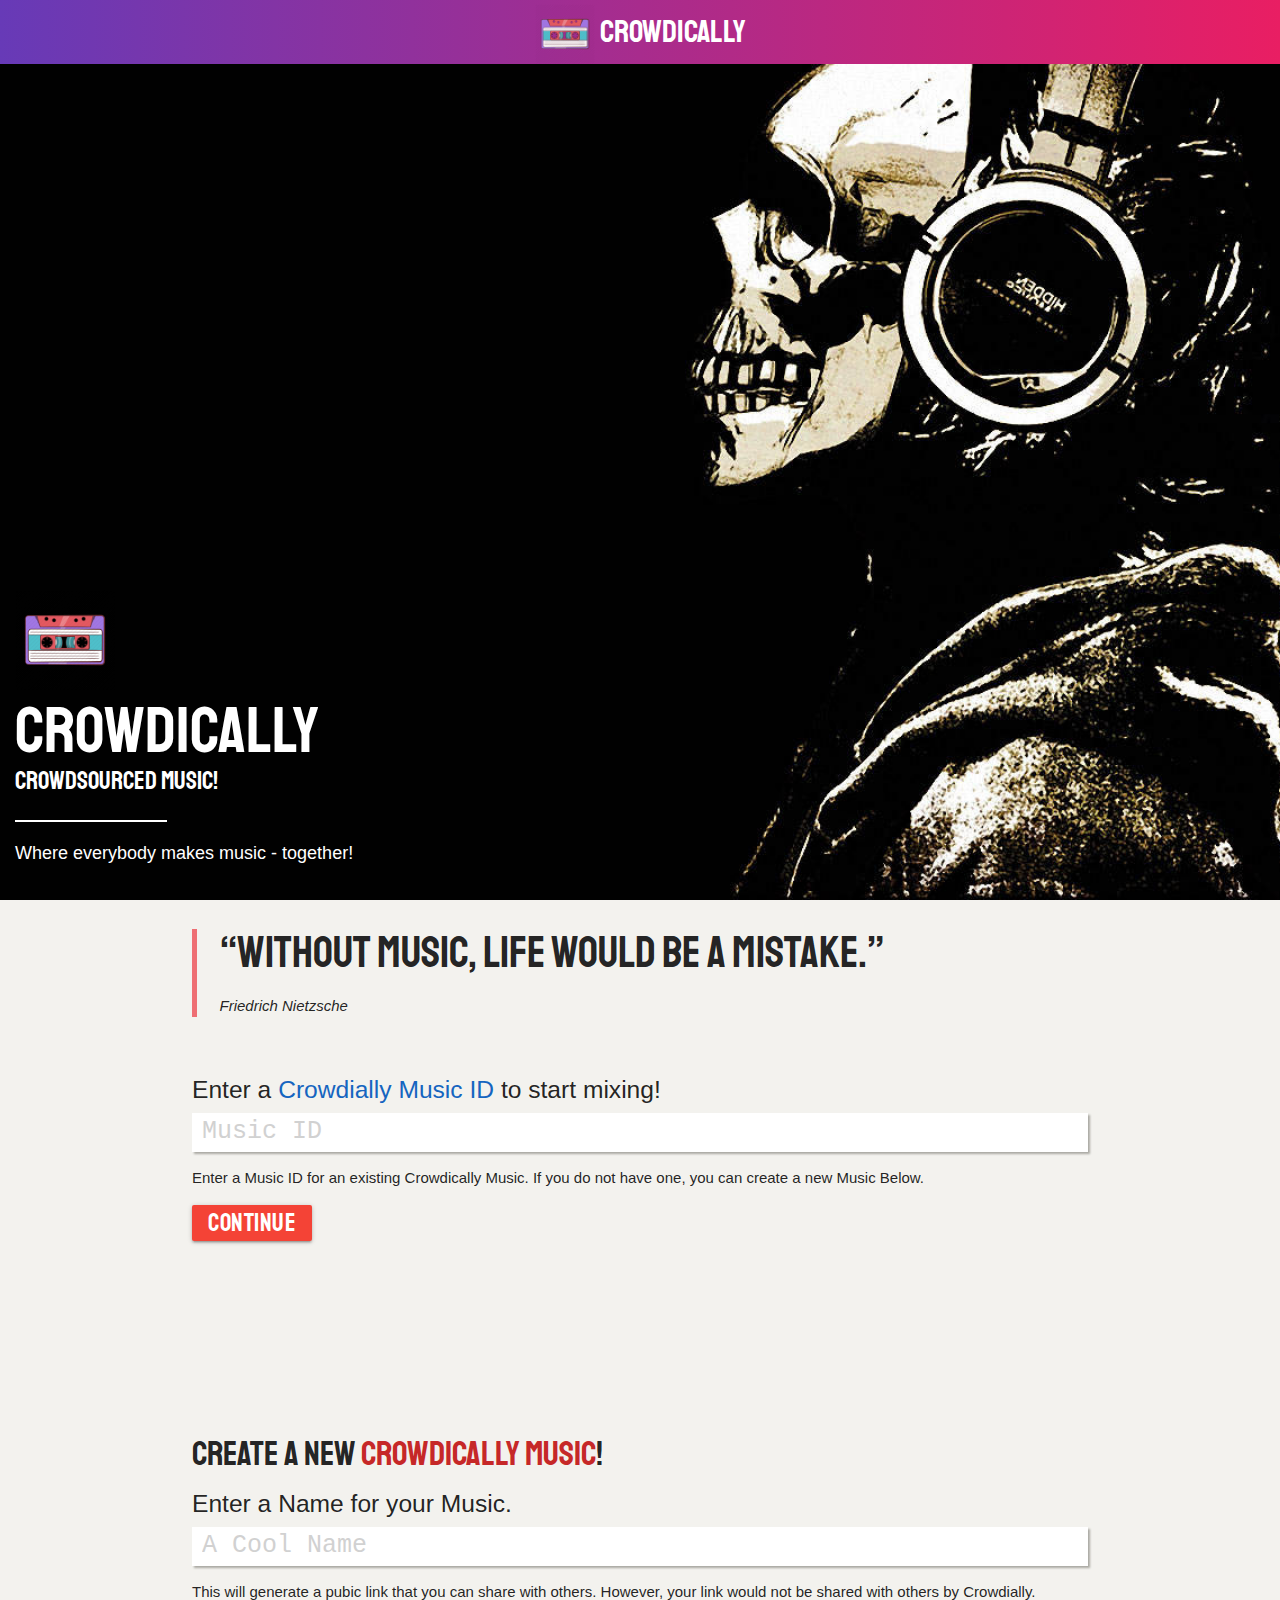
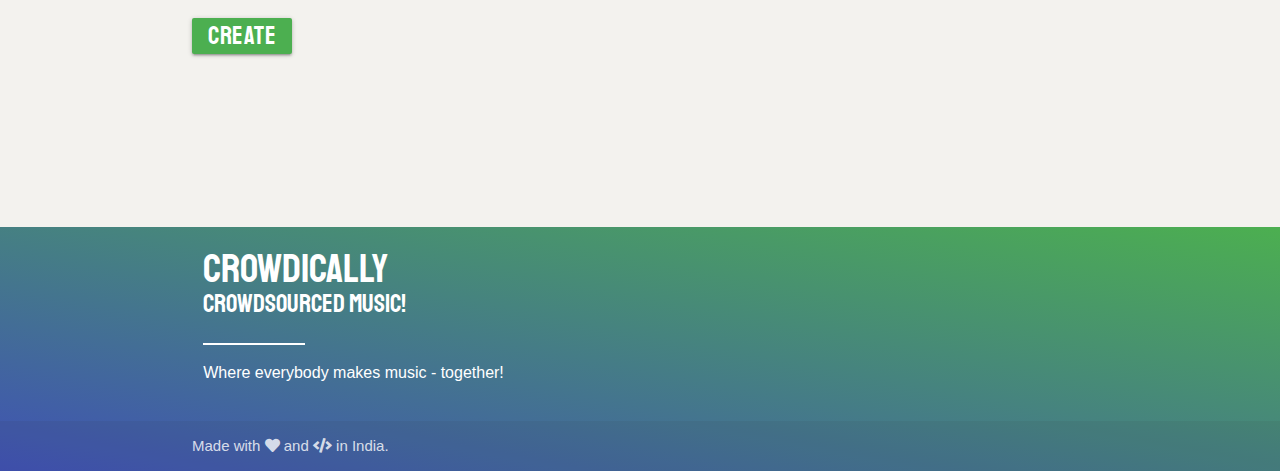
<file: index.html>
<!DOCTYPE html>
<html>
  <head>
    <meta charset="utf-8">
    <meta name="viewport" content="width=device-width">
    <title>Crowdically - Crowdsourced Music!</title>
    <link href="images/icon.png" rel="shortcut icon"/>
	<link href="css/fontawesome-all.min.css" rel="stylesheet">
	<link href="https://fonts.googleapis.com/icon?family=Material+Icons" rel="stylesheet">
	<link href="https://fonts.googleapis.com/css?family=Montserrat=400,500|Staatliches&display=swap" rel="stylesheet">
	<link rel="stylesheet" href="https://cdnjs.cloudflare.com/ajax/libs/materialize/1.0.0/css/materialize.min.css">
    <link href="style.css" rel="stylesheet" type="text/css" />
  </head>
  <body>
	  	<div id="loader">
			  <div class="preloader-wrapper big active"><div class="spinner-layer spinner-blue"><div class="circle-clipper left"><div class="circle"></div></div><div class="gap-patch"><div class="circle"></div></div><div class="circle-clipper right"><div class="circle"></div></div></div><div class="spinner-layer spinner-red"><div class="circle-clipper left"><div class="circle"></div></div><div class="gap-patch"><div class="circle"></div></div><div class="circle-clipper right"><div class="circle"></div></div></div><div class="spinner-layer spinner-yellow"><div class="circle-clipper left"><div class="circle"></div></div><div class="gap-patch"><div class="circle"></div></div><div class="circle-clipper right"><div class="circle"></div></div></div><div class="spinner-layer spinner-green"><div class="circle-clipper left"><div class="circle"></div></div><div class="gap-patch"><div class="circle"></div></div><div class="circle-clipper right"><div class="circle"></div></div></div></div>
		</div>
	  	<nav class="staatliches">
    		<div class="nav-wrapper">
      			<a href="#" class="brand-logo center">
					<img src="images/icon.png">
					<span>Crowdically</span>
				</a>
    		</div>
  		</nav>
        <div id="hero" class="white-text">
			<div>
				<img src="images/icon.png">
				<h1 class="staatliches">Crowdically</h1>
				<h4 class="staatliches">Crowdsourced Music!</h4>
				<hr>
				<p class="montserrat">Where everybody makes music - together!</p>
        	</div>
        </div>
		<div id="console">
			<div class="container">
				<blockquote>
					<h3 class="staatliches"><strong>“Without music, life would be a mistake.”</strong></h3>
					<p><em>Friedrich Nietzsche</em></p>
				</blockquote>
				<br>
				<h5 class="montserrat">Enter a <span class="blue-text text-darken-3">Crowdially Music ID</span> to start mixing!</h5>
				<input id="gotoMusic" placeholder="Music ID" class="browser-default" type="text">
				<p>Enter a Music ID for an existing Crowdically Music. If you do not have one, you can create a new Music Below.</p>
				<button class="btn waves-effect white-text red staatliches" id="gotoMusicBtn">Continue</button>
				<br><br>
			</div>
			<div class="dividerImg"></div>
			<div class="container">
				<h4 class="staatliches">Create a New <span class="red-text text-darken-3">Crowdically Music</span>!</h4>
				<h5 class="montserrat">Enter a Name for your Music.</h5>
				<input id="newMusicName" placeholder="A Cool Name" class="browser-default" type="text">
				<p>This will generate a pubic link that you can share with others. However, your link would not be shared with others by Crowdially.</p>
				<button class="btn waves-effect white-text green staatliches" id="newMusic">CREATE</button>
				<br><br>
			</div>	
			<div class="dividerImg"></div>
		</div>
		<footer class="page-footer">
          <div class="container">
            <div class="row">
              <div class="col s12">
                <h1 class="staatliches">Crowdically</h1>
				<h4 class="staatliches">Crowdsourced Music!</h4>
				<hr>
				<p class="montserrat">Where everybody makes music - together!</p>
              </div>
            </div>
          </div>
          <div class="footer-copyright">
            <div class="container montserrat">
            Made with <i class="fas fa-heart"></i> and <i class="fas fa-code"></i> in India.        
            </div>
          </div>
        </footer>
		<script src="https://cdnjs.cloudflare.com/ajax/libs/jquery/3.4.1/jquery.min.js"></script>
		<script src="https://cdnjs.cloudflare.com/ajax/libs/materialize/1.0.0/js/materialize.min.js"></script>
    	<script src="script.js"></script>
  </body>
</html>
</file>
<file: style.css>
body{
	background: #f3f2ee;
}
.staatliches{
	font-family: 'Staatliches', sans-serif;
}
.montserrat{
	font-family: 'Montserrat', sans-serif;
}
nav img{
	height: 60px;
    vertical-align: middle;
}
nav{
	background: linear-gradient(to right, #673AB7, #E91E63);
	height: 64px;
}
nav a{
    width: 100%;
}
#hero{
	min-height: calc(100vh - 64px);
	background-image: url(images/wallpaper.jpg);
	background-size: cover;
	background-position: center;
	background-attachment: fixed;
	position: relative;
}
#hero div{
	margin: 15px;
	position: absolute;
	bottom: 0;
	left: 0;
}
#hero h1{
	font-size: 65px;
	margin: 0;
}
#hero h4{
	font-size: 25px;
	margin: 0 0 25px 0;
}
#hero p{
	font-size: 18px;
}
#hero hr{
	border: 1px solid #fff;
	width: 150px;
	margin: 0;
}
#hero img{
	width: 100px;
}
footer{
	background: linear-gradient(to bottom left, #4CAF50, #3F51B5);
}
footer h1{
	font-size: 40px;
	margin: 0;
}
footer h4{
	font-size: 25px;
	margin: 0 0 25px 0;
}
footer p{
	font-size: 16px;
}
footer hr{
	border: 1px solid #fff;
	width: 100px;
	margin: 0;
}

#loader{
	position: fixed;
    background: linear-gradient(to bottom, #ffffff, #FF5722);
    width: 100vw;
    height: 100vh;
    text-align: center;
    padding: 30vh 0 0 0;
    z-index: 99;
    opacity: 0.8;
    overflow: hidden;
}

#gotoMusic, #newMusicName{
	display: block;
    margin: 10px 0;
    width: 100%;
    padding: 5px 10px;
    border: 0;
    box-shadow: 2px 2px 2px #aaa9a3;
    font-size: 25px;
    font-family: monospace;
    outline: 0;
}
#gotoMusicBtn, #newMusic{
	font-size: 25px;
}
#console img{
	width: 100%;
	display: block;
}

.dividerImg{
	height: 150px;
	width: 100%;
	background-size: cover;
	background-position: center;
	background-attachment: fixed;
}
#console .dividerImg:nth-child(2){
	background-image: url(images/bg2.jpg);
}
#console .dividerImg:nth-child(4){
	background-image: url(images/bg3.jpg);
}
</file>
